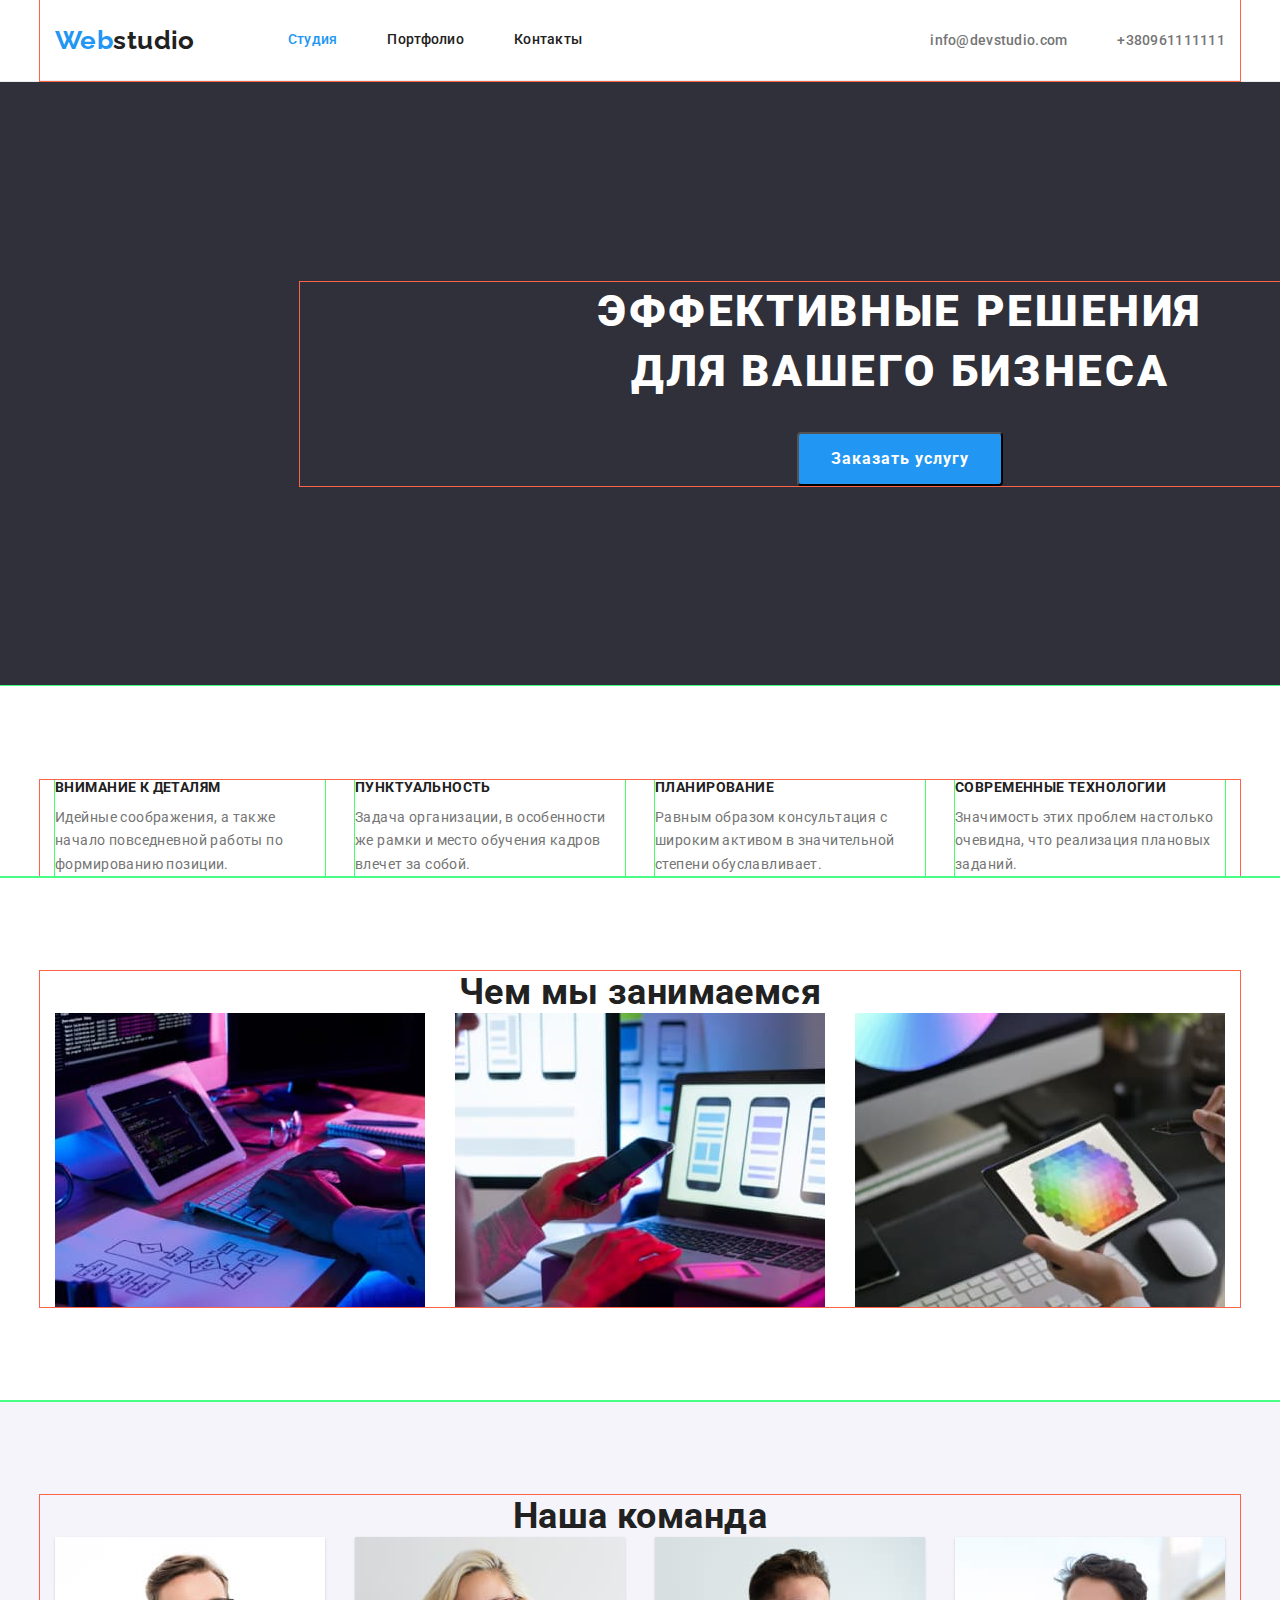
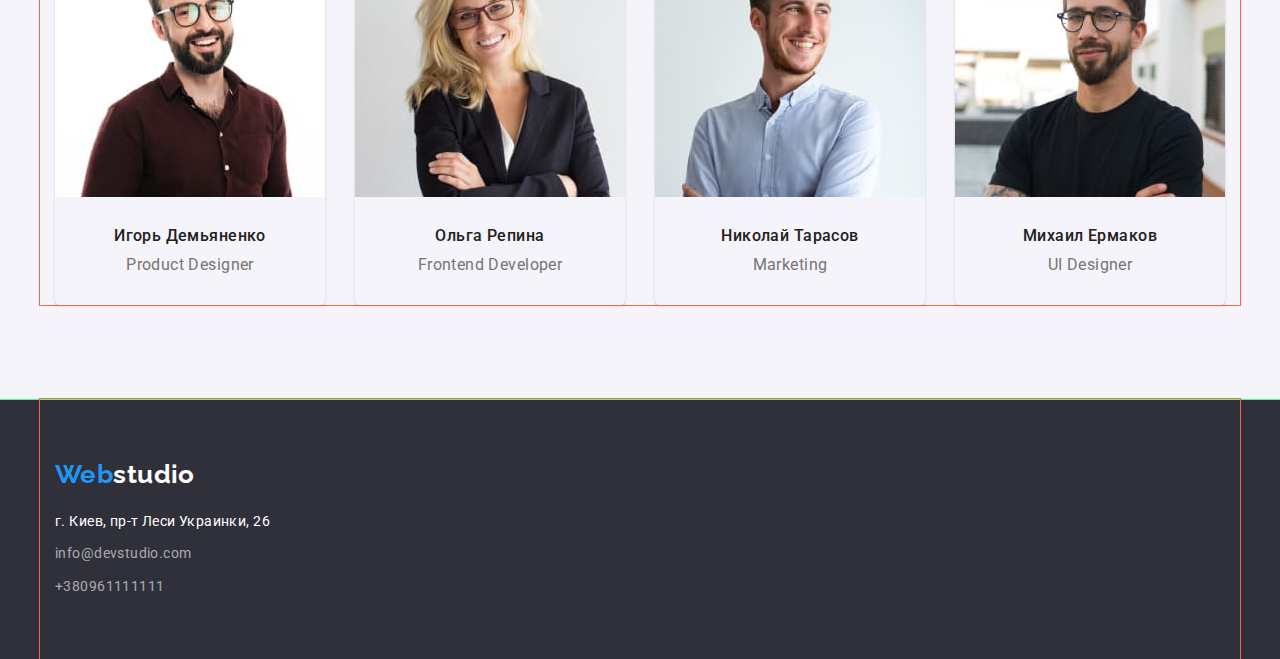
<file: index.html>
<!DOCTYPE html>
<html lang="ru">
  <head>
    <meta charset="UTF-8" />
    <meta http-equiv="X-UA-Compatible" content="IE=edge" />
    <meta name="viewport" content="width=device-width, initial-scale=1.0" />
    <title>Portfolio</title>
    <link rel="preconnect" href="https://fonts.gstatic.com" />
    <link
      href="https://fonts.googleapis.com/css2?family=Raleway:wght@700&family=Roboto:wght@400;500;700;900&display=swap"
      rel="stylesheet"
    />
    <link
      rel="stylesheet"
      href="https://cdnjs.cloudflare.com/ajax/libs/modern-normalize/1.0.0/modern-normalize.min.css"
    />
    <link rel="stylesheet" href="./css/style.css" />
  </head>
  <body>
    <header class="page-header line">
      <div class="conteiner line header-conteiner">
        <!-- logo -->
        <a href="./" class="logo">Web<span class="studio">studio</span></a>
        <!-- навигация -->
        <nav class="nav">
          <ul class="site-nav list">
            <li class="item">
              <a href="./index.html" class="link current">Студия</a>
            </li>
            <li class="item">
              <a href="./portfolio.html" class="link">Портфолио</a>
            </li>
            <li class="item"><a href="" class="link">Контакты</a></li>
          </ul>
        </nav>
        <ul class="contact-header list">
          <li class="item">
            <a href="mailto:info@devstudio.com" class="contact link"
              >info@devstudio.com</a
            >
          </li>
          <li class="item">
            <a href="tel:+380961111111" class="contact link">+380961111111</a>
          </li>
        </ul>
      </div>
    </header>
    <main>
      <!-- main -->
      <section class="hero">
        <div class="conteiner">
          <h1 class="hero-title">Эффективные решения для вашего бизнеса</h1>
          <button type="button" class="button">Заказать услугу</button>
        </div>
      </section>
      <section class="section about">
        <div class="conteiner">
          <h2 class="section-title visually-hidden">Какие мы</h2>
          <ul class="descrption list">
            <li class="list-item">
              <h3 class="title">Внимание к деталям</h3>
              <p class="text">
                Идейные соображения, а также начало повседневной работы по
                формированию позиции.
              </p>
            </li>
            <li class="list-item">
              <h3 class="title">Пунктуальность</h3>
              <p class="text">
                Задача организации, в особенности же рамки и место обучения
                кадров влечет за собой.
              </p>
            </li>
            <li class="list-item">
              <h3 class="title">Планирование</h3>
              <p class="text">
                Равным образом консультация с широким активом в значительной
                степени обуславливает.
              </p>
            </li>
            <li class="list-item">
              <h3 class="title">Современные технологии</h3>
              <p class="text">
                Значимость этих проблем настолько очевидна, что реализация
                плановых заданий.
              </p>
            </li>
          </ul>
        </div>
      </section>
      <!-- Чем мы занимаемся -->
      <section class="section">
        <div class="conteiner">
          <h2 class="section-title">Чем мы занимаемся</h2>
          <ul class="picture list">
            <li class="picture">
              <img src="./img/img.jpg" width="370" height="294" alt="leptop" />
            </li>
            <li class="picture">
              <img src="./img/img-1.jpg" width="370" height="294" alt="phone" />
            </li>
            <li class="picture">
              <img
                src="./img/img-2.jpg"
                width="370"
                height="294"
                alt="tablet"
              />
            </li>
          </ul>
        </div>
      </section>
      <!-- team -->
      <section class="section team">
        <div class="conteiner">
          <h2 class="section-title">Наша команда</h2>

          <ul class="picture list">
            <li class="picture">
              <article class="worker">
                <img
                  src="./img/img-3.jpg"
                  width="270"
                  height="260"
                  alt="Игорь Демьяненко"
                />
                <div class="name-position">
                  <h3 class="title-name">Игорь Демьяненко</h3>
                  <p class="text-name">Product Designer</p>
                </div>
              </article>
            </li>
            <li class="picture">
              <article class="worker">
                <img
                  src="./img/img-4.jpg"
                  width="270"
                  height="260"
                  alt="Ольга Репина"
                />
                <div class="name-position">
                  <h3 class="title-name">Ольга Репина</h3>
                  <p class="text-name">Frontend Developer</p>
                </div>
              </article>
            </li>
            <li class="picture">
              <article class="worker">
                <img
                  src="./img/img-5.jpg"
                  width="270"
                  height="260"
                  alt="Николай Тарасов"
                />
                <div class="name-position">
                  <h3 class="title-name">Николай Тарасов</h3>
                  <p class="text-name">Marketing</p>
                </div>
              </article>
            </li>
            <li class="picture">
              <article class="worker">
                <img
                  src="./img/img-6.jpg"
                  width="270"
                  height="260"
                  alt="Михаил Ермаков"
                />
                <div class="name-position">
                  <h3 class="title-name">Михаил Ермаков</h3>
                  <p class="text-name">UI Designer</p>
                </div>
              </article>
            </li>
          </ul>
        </div>
      </section>
    </main>
    <!-- Футер -->
    <footer class="footer">
      <div class="conteiner">
        <a href="./" class="logo link"
          >Web<span class="logo-studio">studio</span>
        </a>
        <address class="address">
          <ul class="list">
            <li class="address-item">г. Киев, пр-т Леси Украинки, 26</li>
            <li class="address-item">
              <a href="mailto:info@devstudio.com" class="contacts-footer link"
                >info@devstudio.com</a
              >
            </li>
            <li class="address-item">
              <a href="tel:+38096111111" class="contacts-footer link"
                >+380961111111</a
              >
            </li>
          </ul>
        </address>
      </div>
    </footer>
  </body>
</html>
</file>
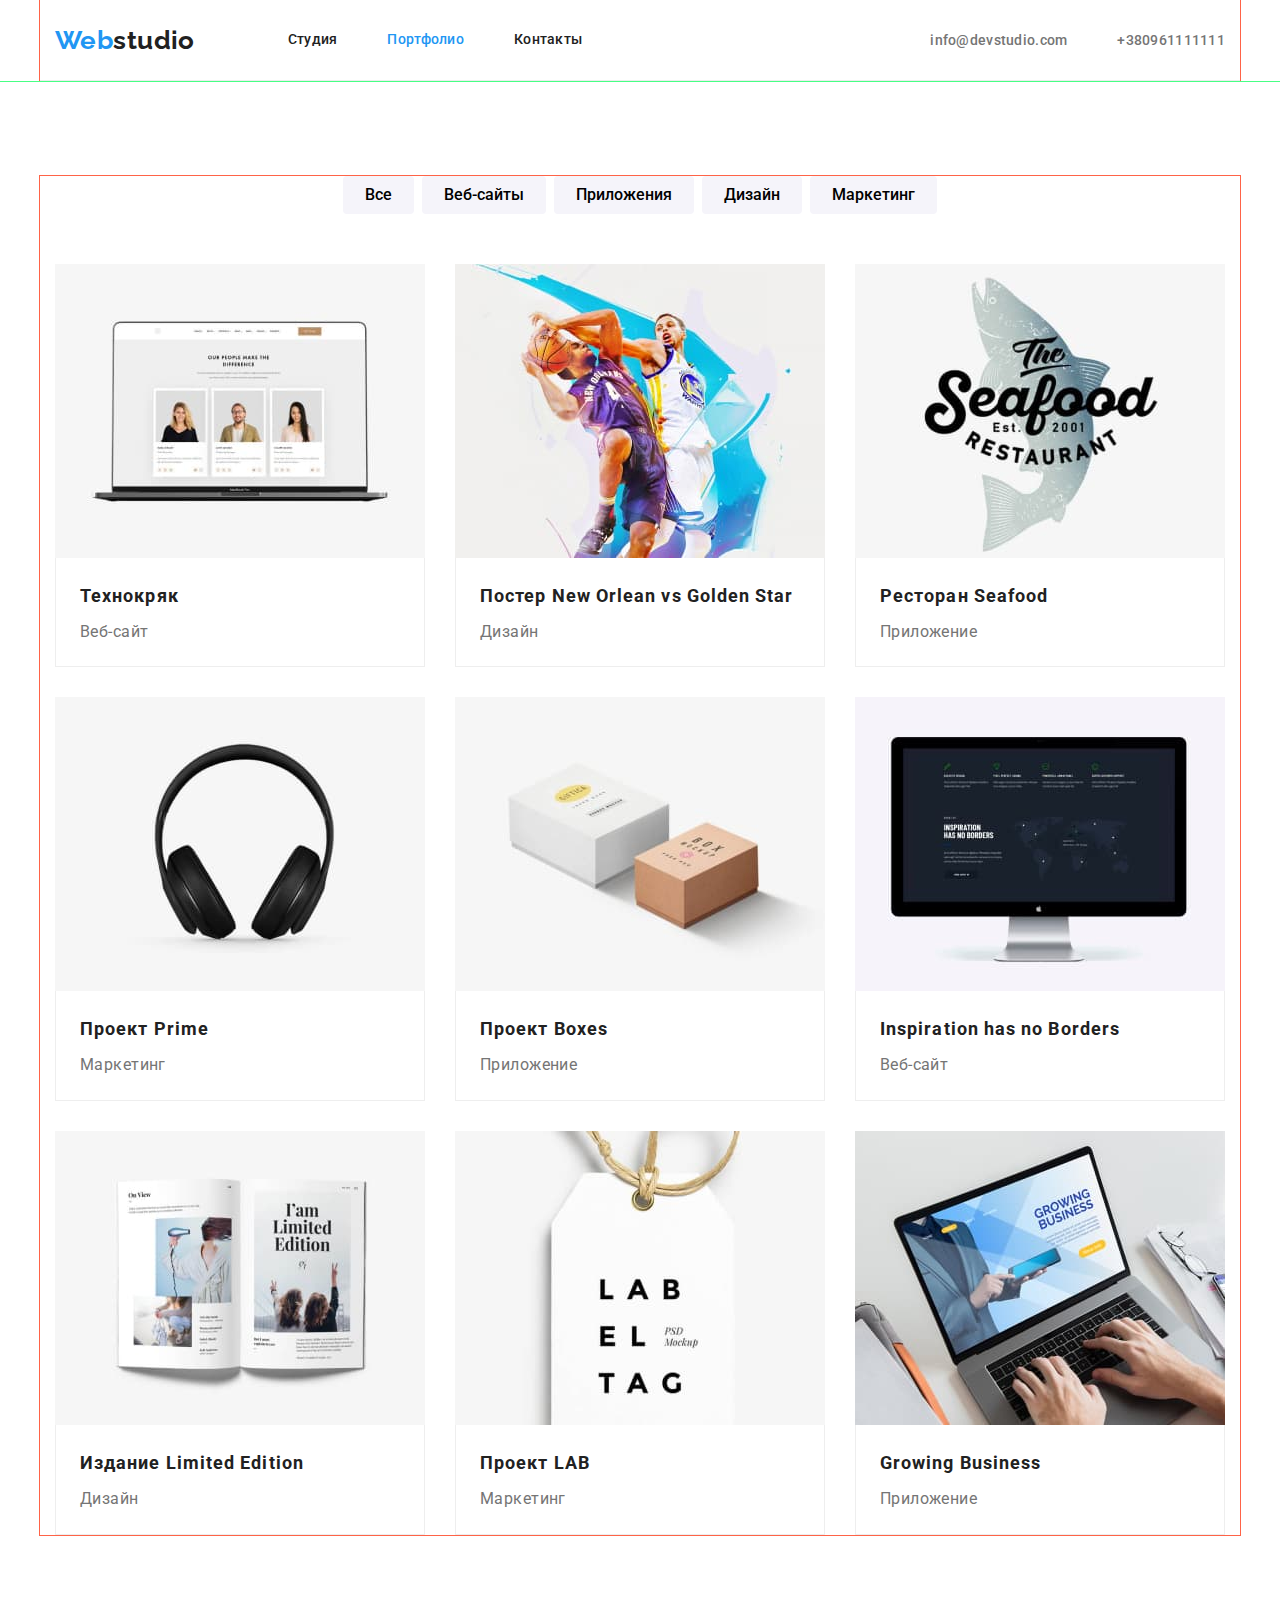
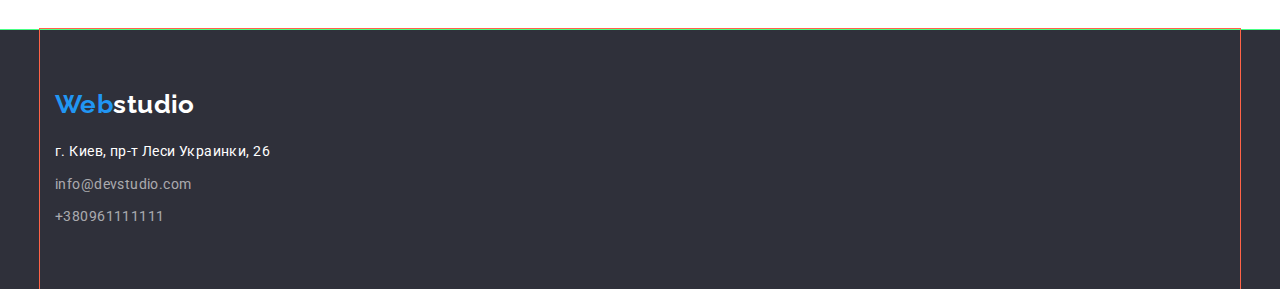
<file: portfolio.html>
<!DOCTYPE html>
<html lang="en">
  <head>
    <meta charset="UTF-8" />
    <meta http-equiv="X-UA-Compatible" content="IE=edge" />
    <meta name="viewport" content="width=device-width, initial-scale=1.0" />
    <title>Portfolio</title>
    <link rel="preconnect" href="https://fonts.gstatic.com" />
    <link
      href="https://fonts.googleapis.com/css2?family=Raleway:wght@700&family=Roboto:wght@400;500;700;900&display=swap"
      rel="stylesheet"
    />
    <link
      rel="stylesheet"
      href="https://cdnjs.cloudflare.com/ajax/libs/modern-normalize/1.0.0/modern-normalize.min.css"
    />
    <link rel="stylesheet" href="./css/style.css" />
  </head>
  <body>
    <header class="page-header line">
      <div class="conteiner line header-conteiner">
        <!-- logo -->
        <a href="./" class="logo">Web<span class="studio">studio</span></a>
        <!-- навигация -->
        <nav class="nav">
          <ul class="site-nav list">
            <li class="item">
              <a href="./index.html" class="link">Студия</a>
            </li>
            <li class="item">
              <a href="./portfolio.html" class="link current">Портфолио</a>
            </li>
            <li class="item"><a href="" class="link">Контакты</a></li>
          </ul>
        </nav>
        <ul class="contact-header list">
          <li class="item">
            <a href="mailto:info@devstudio.com" class="contact link"
              >info@devstudio.com</a
            >
          </li>
          <li class="item">
            <a href="tel:+380961111111" class="contact link">+380961111111</a>
          </li>
        </ul>
      </div>
    </header>
    <main>
      <section class="section section-portf-btn">
        <div class="conteiner">
          <h2 class="name-section visually-hidden">Portfolio-section</h2>

          <ul class="btn-portfolio list">
            <li class="btn-portfolio-item">
              <button type="button" class="portfolio-button">Все</button>
            </li>
            <li class="btn-portfolio-item">
              <button type="button" class="portfolio-button">Веб-сайты</button>
            </li>
            <li class="btn-portfolio-item">
              <button type="button" class="portfolio-button">Приложения</button>
            </li>
            <li class="btn-portfolio-item">
              <button type="button" class="portfolio-button">Дизайн</button>
            </li>
            <li class="btn-portfolio-item">
              <button type="button" class="portfolio-button">Маркетинг</button>
            </li>
          </ul>

          <!-- portfolio cardset -->

          <ul class="card-set list">
            <li class="card-set-item">
              <a href="" class="link"
                ><article class="card">
                  <div class="thumb">
                    <img
                      src="./img/img-portfolio/img-1.jpg"
                      width="370"
                      alt="Технокряк"
                    />
                  </div>
                  <div class="card-content">
                    <h3 class="portf-link-title">Технокряк</h3>
                    <p class="portf-link-text">Веб-сайт</p>
                  </div>
                </article>
              </a>
            </li>
            <li class="card-set-item">
              <a href="" class="link"
                ><article class="card">
                  <div class="thumb">
                    <img
                      src="./img/img-portfolio/img-2.jpg"
                      width="370"
                      alt="Постер New Orlean vs Golden Star"
                    />
                  </div>
                  <div class="card-content">
                    <h3 class="portf-link-title">
                      Постер New Orlean vs Golden Star
                    </h3>

                    <p class="portf-link-text">Дизайн</p>
                  </div>
                </article>
              </a>
            </li>
            <li class="card-set-item">
              <a href="" class="link"
                ><article class="card">
                  <div class="thumb">
                    <img
                      src="./img/img-portfolio/img-3.jpg"
                      width="370"
                      alt="Ресторан Seafood"
                    />
                  </div>
                  <div class="card-content">
                    <h3 class="portf-link-title">Ресторан Seafood</h3>
                    <p class="portf-link-text">Приложение</p>
                  </div>
                </article>
              </a>
            </li>
            <li class="card-set-item">
              <a href="" class="link"
                ><article class="card">
                  <div class="thumb">
                    <img
                      src="./img/img-portfolio/img-4.jpg"
                      width="370"
                      alt="Проект Prime"
                    />
                  </div>
                  <div class="card-content">
                    <h3 class="portf-link-title">Проект Prime</h3>
                    <p class="portf-link-text">Маркетинг</p>
                  </div>
                </article>
              </a>
            </li>
            <li class="card-set-item">
              <a href="" class="link"
                ><article class="card">
                  <div class="thumb">
                    <img
                      src="./img/img-portfolio/img-5.jpg"
                      width="370"
                      alt="Проект Boxes"
                    />
                  </div>
                  <div class="card-content">
                    <h3 class="portf-link-title">Проект Boxes</h3>
                    <p class="portf-link-text">Приложение</p>
                  </div>
                </article>
              </a>
            </li>
            <li class="card-set-item">
              <a href="" class="link"
                ><article class="card">
                  <div class="thumb">
                    <img
                      src="./img/img-portfolio/img-6.jpg"
                      width="370"
                      alt="Inspiration has no Borders"
                    />
                  </div>
                  <div class="card-content">
                    <h3 class="portf-link-title">Inspiration has no Borders</h3>
                    <p class="portf-link-text">Веб-сайт</p>
                  </div>
                </article>
              </a>
            </li>
            <li class="card-set-item">
              <a href="" class="link"
                ><article class="card">
                  <div class="thumb">
                    <img
                      src="./img/img-portfolio/img-7.jpg"
                      width="370"
                      alt="Издание Limited Edition"
                    />
                  </div>
                  <div class="card-content">
                    <h3 class="portf-link-title">Издание Limited Edition</h3>
                    <p class="portf-link-text">Дизайн</p>
                  </div>
                </article>
              </a>
            </li>
            <li class="card-set-item">
              <a href="" class="link"
                ><article class="card">
                  <div class="thumb">
                    <img
                      src="./img/img-portfolio/img-8.jpg"
                      width="370"
                      alt="Проект LAB"
                    />
                  </div>
                  <div class="card-content">
                    <h3 class="portf-link-title">Проект LAB</h3>
                    <p class="portf-link-text">Маркетинг</p>
                  </div>
                </article>
              </a>
            </li>
            <li class="card-set-item">
              <a href="" class="link"
                ><article class="card">
                  <div class="thumb">
                    <img
                      src="./img/img-portfolio/img-9.jpg"
                      width="370"
                      alt="Growing Business"
                    />
                  </div>
                  <div class="card-content">
                    <h3 class="portf-link-title">Growing Business</h3>
                    <p class="portf-link-text">Приложение</p>
                  </div>
                </article>
              </a>
            </li>
          </ul>
        </div>
      </section>
    </main>
    <footer class="footer">
      <div class="conteiner">
        <a href="./" class="logo link"
          >Web<span class="logo-studio">studio</span>
        </a>
        <address class="address">
          <ul class="list">
            <li class="address-item">г. Киев, пр-т Леси Украинки, 26</li>
            <li class="address-item">
              <a href="mailto:info@devstudio.com" class="contacts-footer link"
                >info@devstudio.com</a
              >
            </li>
            <li class="address-item">
              <a href="tel:+38096111111" class="contacts-footer link"
                >+380961111111</a
              >
            </li>
          </ul>
        </address>
      </div>
    </footer>
  </body>
</html>
</file>
<file: css/style.css>
:root {
  --main-text-color: #212121;
  --accent-text-color: #2196f3;
  --additional-text-color: #757575;
  --title-text-color: #ffffff;
  --bgc-color: #2f303a;
  --third-bg-color: #f5f4fa;
  --secondary-bg-color: #e5e5e5;
  --adress-text: rgb(255, 255, 255, 60%);
  --button-color: #f5f4fa;

  --main-fonts: "Roboto", sans-serif;
  --second-font: "Raleway", sans-serif;

  --margin: 50px;
  --card-set-gap: 30px;
  --card-shadow: 0px 2px 1px -1px rgba(0, 0, 0, 0.2),
    0px 1px 1px 0px rgba(0, 0, 0, 0.14), 0px 1px 3px 0px rgba(0, 0, 0, 0.12);
}
body {
  font-size: 14px;
  font-family: var(--main-fonts);
  letter-spacing: 0.03em;
  color: var(--main-text-color);
  background-color: #fff;
}

.list {
  /* сброс отступов списков */
  padding: 0;
  margin: 0;
  list-style: none;
}
.link {
  color: inherit;
  text-decoration: none;
}
h1,
h2,
h3,
h4,
h5,
h6,
p {
  margin-top: 0;
  margin-bottom: 0;
}
img {
  display: block;
  max-width: 100%;
}
.visually-hidden {
  position: absolute !important;
  clip: rect(1px 1px 1px 1px);
  clip: rect(1px, 1px, 1px, 1px);
  padding: 0 !important;
  border: 0 !important;
  height: 1px !important;
  width: 1px !important;
  overflow: hidden;
}
/* Conteiner header */
.conteiner {
  width: 1200px;
  padding-right: 15px;
  padding-left: 15px;

  margin-left: auto;
  margin-right: auto;

  outline: 1px solid tomato;
}
.line {
  border-bottom: 1px solid #ececec;
}
.header-conteiner {
  display: flex;
  align-items: center;
}
.logo {
  font-weight: 700;
  font-size: 26px;
  line-height: 1.19;
  font-family: var(--second-font);
  color: var(--accent-text-color);
  text-decoration: none;
}
.studio {
  color: var(--main-text-color);
}
/* navigation */
.nav {
  margin-left: 93px;
}
.site-nav {
  display: flex;
}

/* дала всем элементам ли класса сайт-нау марджтин, кроме последнего */
.site-nav .item:not(:last-child) {
  margin-right: var(--margin);
}

.site-nav .link {
  /* сделала ссылку блочным элементом */
  display: block;
  /* расширила ссылку внутреними отступами */
  padding-top: 32px;
  padding-bottom: 32px;

  font-weight: 500;
  line-height: 1.14;
  letter-spacing: 0.02em;
}

.site-nav .link.current {
  color: var(--accent-text-color);
}
/* contacts */
.contact-header {
  display: flex;
  margin-left: auto;
}
/* Если есть сосед сверху,дать ему левый внешний отступ */
.contact-header .item + .item {
  margin-left: var(--margin);
}

.contact {
  font-weight: 500;
  line-height: 1.17;
  letter-spacing: 0.02em;
  color: var(--additional-text-color);
}
.contact:hover,
.contact:focus {
  color: var(--accent-text-color);
}
/* hero */
.hero {
  padding-top: 200px;
  padding-bottom: 200px;
  width: 1800px;
  background-color: var(--bgc-color);
}
.hero-title {
  display: block;
  text-align: center;

  max-width: 696px;
  margin: 0;
  margin-left: auto;
  margin-right: auto;

  color: var(--title-text-color);
  font-weight: 900;
  font-size: 44px;
  line-height: 1.36;
  text-transform: uppercase;
  letter-spacing: 0.06em;
}
/* button */
.button {
  display: block;
  margin-top: 30px;
  margin-bottom: 0;
  margin-right: auto;
  margin-left: auto;
  padding: 10px 32px;
  color: var(--title-text-color);
  background-color: var(--accent-text-color);
  font-weight: 700;
  font-size: 16px;
  line-height: 1.88;
  letter-spacing: 0.06em;

  border-radius: 4px;
  cursor: pointer;
}
/* sections */
.section {
  padding-top: 94px;
  padding-bottom: 94px;
  outline: 1px solid rgb(71, 255, 132);
}
.section.about {
  padding-bottom: 0;
}
.section-title {
  text-align: center;
  font-size: 36px;
  line-height: 1.17;
  margin-bottom: var(--mardgin);
}
.title {
  font-size: 14px;
  line-height: 1.14;
  text-transform: uppercase;
}
/* Какие мы */
.descrption {
  display: flex;
}
.descrption > .list-item + .list-item {
  margin-left: 30px;
}

.list-item {
  width: 270px;
  outline: 1px solid rgb(71, 255, 102);
}
.list-item .text {
  margin-bottom: 0;
}
.list-item .title {
  margin-bottom: 10px;
}

.text {
  color: var(--additional-text-color);
  line-height: 1.7;
}
.list .text-name,
.title-name {
  font-size: 16px;
  line-height: 1.17;
}
.title-name {
  font-weight: 500;
}
.text-name {
  color: var(--additional-text-color);
}
/* -- Чем мы занимаемся */
.picture.list {
  display: flex;
}
.picture.list > .picture + .picture {
  margin-left: 30px;
}
/* team */
section.team {
  background-color: var(--third-bg-color);
}
.worker {
  box-shadow: var(--card-shadow);
  border-bottom-left-radius: 4px;
  border-bottom-right-radius: 4px;
}
.name-position {
  padding-top: var(--card-set-gap);
  padding-bottom: var(--card-set-gap);
  text-align: center;
}
.name-position .title-name {
  margin-bottom: 10px;
}

/* footer */
.footer {
  background-color: #2f303a;
}
.address {
  margin-top: 20px;
  color: var(--title-text-color);
  line-height: 1.7;
  font-style: inherit;
}
.address-item:not(:last-child) {
  margin-bottom: 9px;
}

.contacts-footer {
  color: var(--adress-text);
}
.contacts-footer:hover,
:focus {
  color: var(--accent-text-color);
}
.logo-studio {
  color: var(--title-text-color);
}
.footer > .conteiner {
  padding-top: 60px;
  padding-bottom: 60px;
}

/* portfolio */
.btn-portfolio {
  display: flex;
  margin-bottom: 50px;
  justify-content: center;
}
.btn-portfolio > .btn-portfolio-item + .btn-portfolio-item {
  margin-left: 8px;
}
.portfolio-button {
  background-color: var(--button-color);
  border: transparent;
  font-weight: 500;
  font-size: 16px;
  line-height: 1.6;
  cursor: pointer;
  padding: 6px 22px;
  border-radius: 4px;
}
.portfolio-button:hover,
:focus {
  color: var(--accent-text-color);
}
.portf-link-title {
  margin-bottom: 4px;
  color: var(--main-text-color);
  font-size: 18px;
  line-height: 2;
  letter-spacing: 0.06em;
}
.portf-link-text {
  margin-bottom: 0;
  color: var(--additional-text-color);
  font-size: 16px;
  line-height: 1.8;
}

.card-set {
  display: flex;
  flex-wrap: wrap;
  margin-left: calc(-1 * var(--card-set-gap));
  margin-top: calc(-1 * var(--card-set-gap));
}
.card-set-item {
  flex-basis: calc(100% / 3 - var(--card-set-gap));
  margin-left: var(--card-set-gap);
  margin-top: var(--card-set-gap);
}
.card {
}
.card-content {
  padding: 20px 24px;
  border-left: 1px solid #eeeeee;
  border-right: 1px solid #eeeeee;
  border-bottom: 1px solid #eeeeee;
}
</file>
